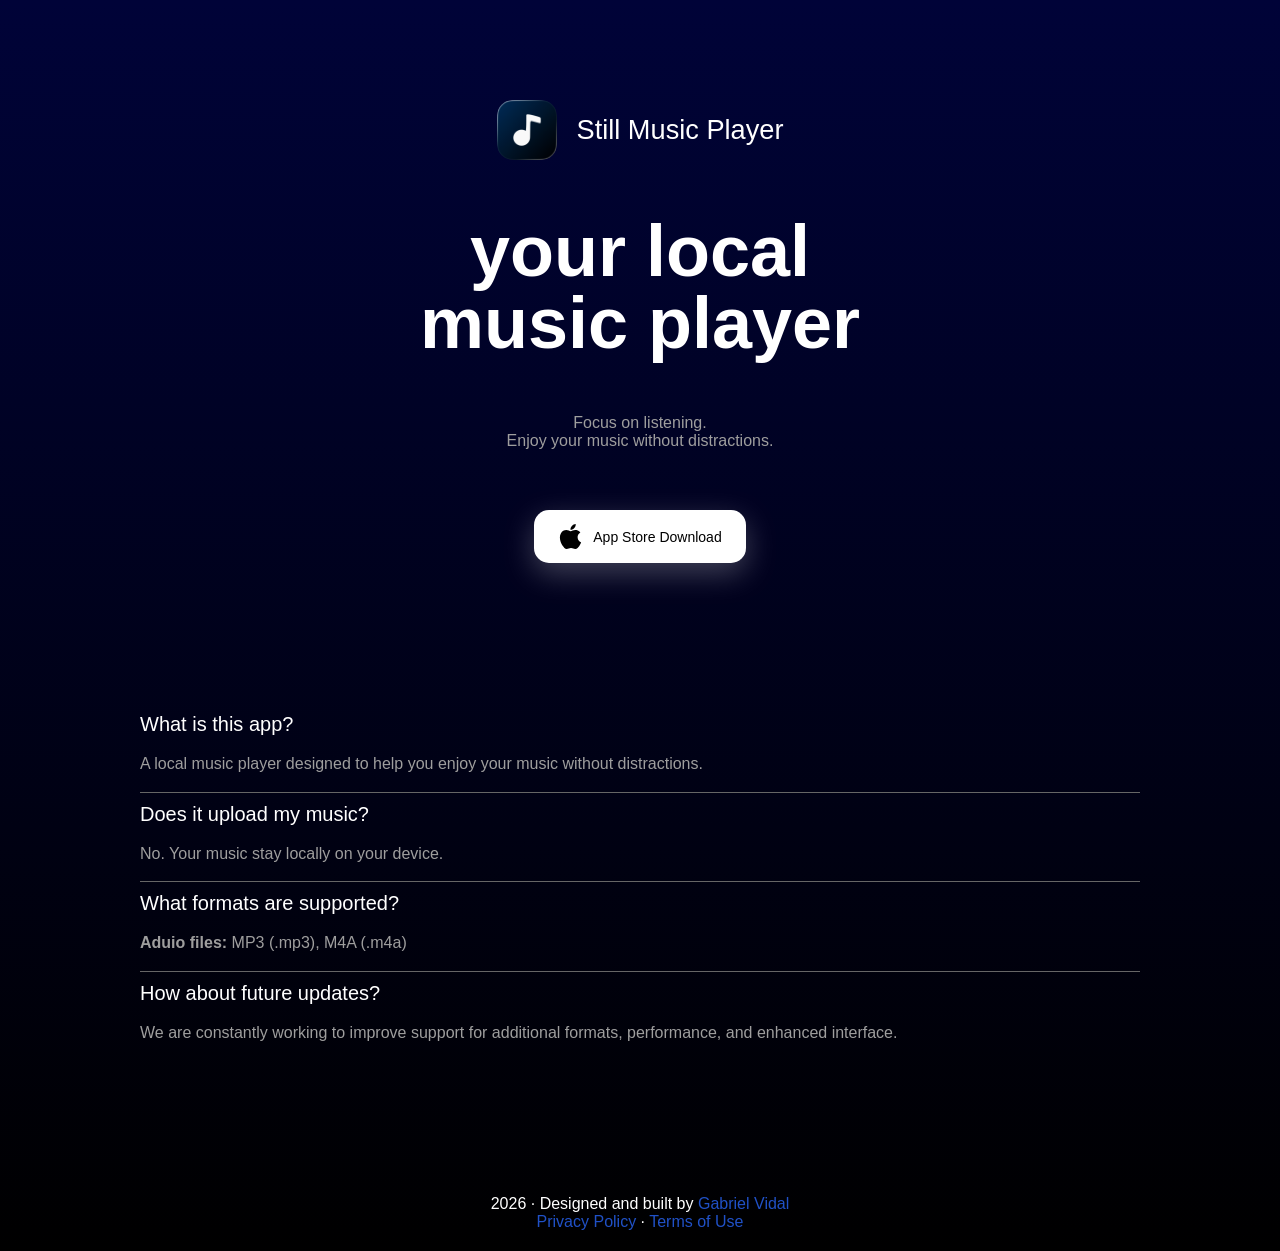
<file: index.html>
<!DOCTYPE html>
<html lang="en">
<head>
	<meta charset="UTF-8">
	<meta name="viewport" content="width=device-width, initial-scale=1.0">
	<title>Still Music Player</title>
	<link rel="icon" type="image/png" href="images/favicon.png" />
	<link rel="stylesheet" href="css/style.css">
</head>
<body>
    <div class="wrapper">
        <div class="con-main">
            <div class="con-hero">
                <div class="app-name">
                    <img class="img-logo" src="images/app_logo.png" alt="Logo">
                    <h2>Still Music Player</h2>
                </div>

                <h1>your local</h1>
                <h1>music player</h1>

                <div class="con-desc">
                    <p>Focus on listening.<br>
                       Enjoy your music without distractions.
                    </p>
                </div>

                <div class="con-btn">
                    <a class="btn-download" href="https://apps.apple.com/app/id6801563132" target="_blank">
                        <img class="apple-logo" src="images/apple_logo.svg" alt="Logo">
                        App Store Download
                    </a>
                </div>
            </div>

            <!--
            <div class="con-img">
                <img class="img-app" src="images/sample.png" alt="APP SAMPLE">
            </div>
            -->


            <div class="con-faq">
                <h2>What is this app?</h2>
                    <p>A local music player designed to help you enjoy your music without distractions.</p>
                    <hr>
                <h2>Does it upload my music?</h2>
                    <p>No. Your music stay locally on your device.</p>

                    <hr>
                <h2>What formats are supported?</h2>
                    <p><strong>Aduio files:</strong> MP3 (.mp3), M4A (.m4a)</p>
                    <hr>
                <h2>How about future updates?</h2>
                    <p>We are constantly working to improve support for additional formats, performance, and enhanced interface.</p>

            </div>

            <footer>
                2026 · Designed and built by <a href="https://www.gabdkvl.online" target="_blank">Gabriel Vidal</a>
                <br> <a href="pages/privacy_policy.html" target="_blank">Privacy Policy</a>
                · <a href="https://www.apple.com/legal/internet-services/itunes/dev/stdeula/" target="_blank">Terms of Use</a>
            </footer>
        </div>
    </div>
</body>
</html>
</file>
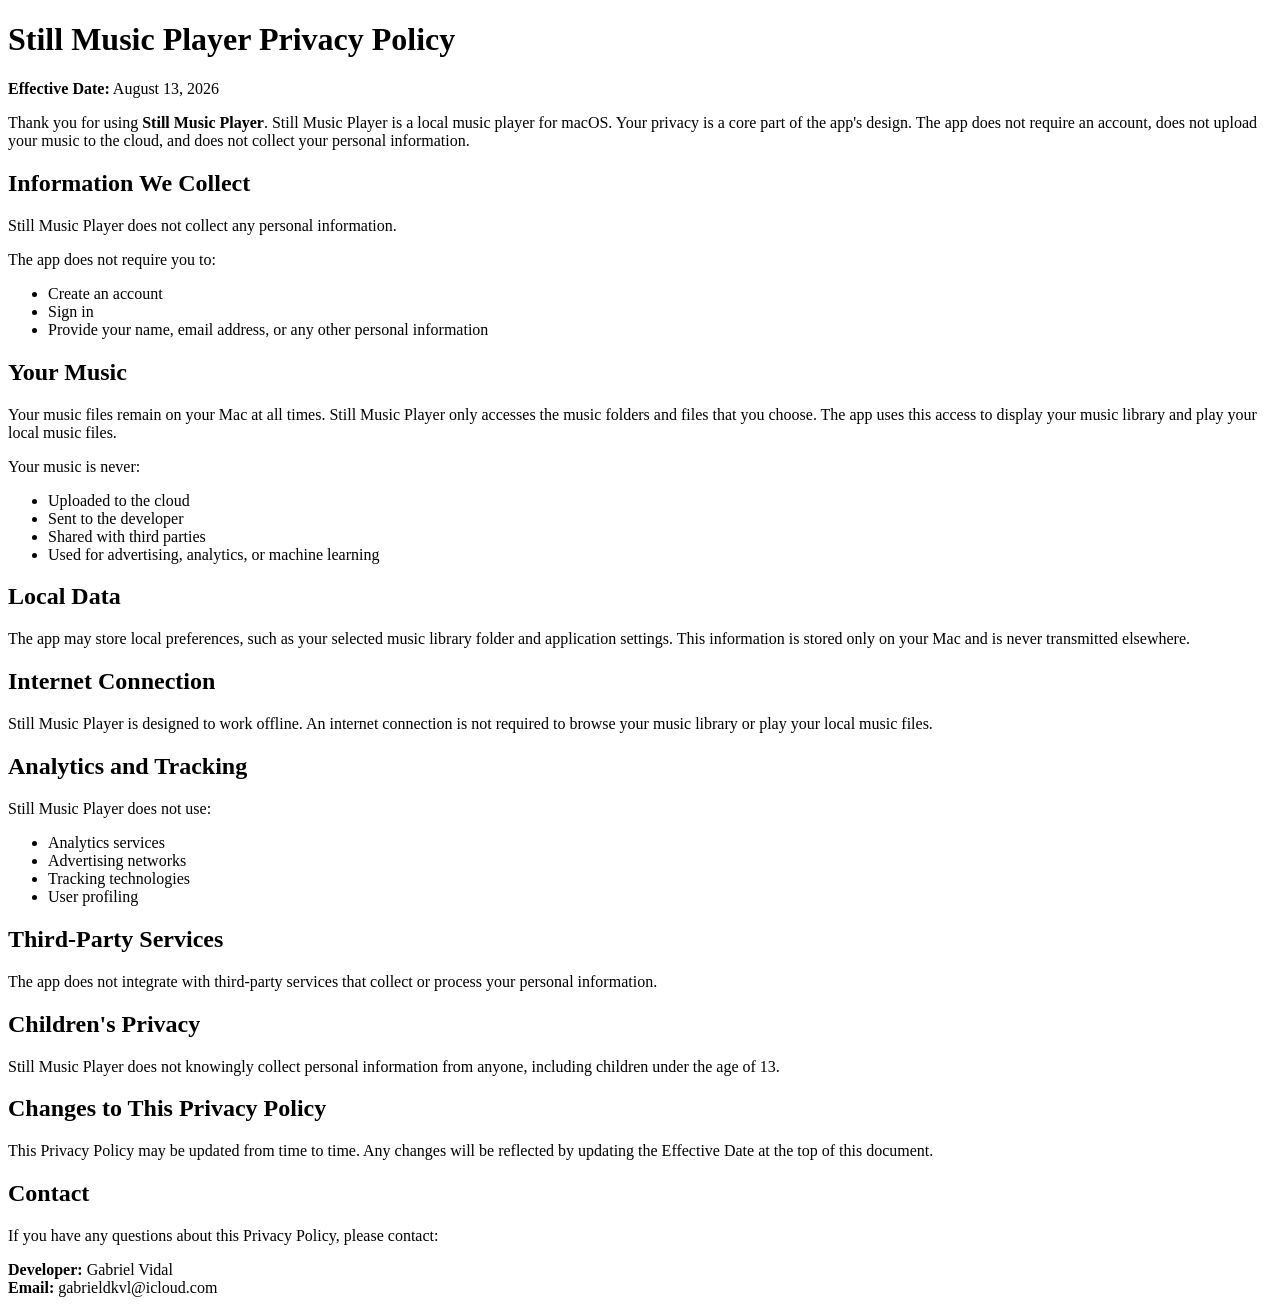
<file: pages/privacy_policy.html>
<!DOCTYPE html>
<html lang="en">
<head>
	<meta charset="UTF-8">
	<meta name="viewport" content="width=device-width, initial-scale=1.0">
	<title>Still Music Player Privacy Policy</title>
	<link rel="icon" type="image/png" href="../images/favicon.png" />
</head>
<body>
    <h1>Still Music Player Privacy Policy</h1>

    <p><strong>Effective Date:</strong> August 13, 2026</p>

    <p>
        Thank you for using <strong>Still Music Player</strong>.
        Still Music Player is a local music player for macOS.
        Your privacy is a core part of the app's design. The app does not require
        an account, does not upload your music to the cloud, and does not collect
        your personal information.
    </p>

    <h2>Information We Collect</h2>

    <p>Still Music Player does not collect any personal information.</p>

    <p>The app does not require you to:</p>

    <ul>
        <li>Create an account</li>
        <li>Sign in</li>
        <li>Provide your name, email address, or any other personal information</li>
    </ul>

    <h2>Your Music</h2>

    <p>
        Your music files remain on your Mac at all times. Still Music Player only
        accesses the music folders and files that you choose. The app uses this
        access to display your music library and play your local music files.
    </p>

    <p>Your music is never:</p>

    <ul>
        <li>Uploaded to the cloud</li>
        <li>Sent to the developer</li>
        <li>Shared with third parties</li>
        <li>Used for advertising, analytics, or machine learning</li>
    </ul>

    <h2>Local Data</h2>

    <p>
        The app may store local preferences, such as your selected music library
        folder and application settings. This information is stored only on your
        Mac and is never transmitted elsewhere.
    </p>

    <h2>Internet Connection</h2>

    <p>
        Still Music Player is designed to work offline. An internet connection
        is not required to browse your music library or play your local music files.
    </p>

    <h2>Analytics and Tracking</h2>

    <p>Still Music Player does not use:</p>

    <ul>
        <li>Analytics services</li>
        <li>Advertising networks</li>
        <li>Tracking technologies</li>
        <li>User profiling</li>
    </ul>

    <h2>Third-Party Services</h2>

    <p>
        The app does not integrate with third-party services that collect or
        process your personal information.
    </p>

    <h2>Children's Privacy</h2>

    <p>
        Still Music Player does not knowingly collect personal information from
        anyone, including children under the age of 13.
    </p>

    <h2>Changes to This Privacy Policy</h2>

    <p>
        This Privacy Policy may be updated from time to time. Any changes will
        be reflected by updating the Effective Date at the top of this document.
    </p>

    <h2>Contact</h2>

    <p>
        If you have any questions about this Privacy Policy, please contact:
    </p>

    <p>
        <strong>Developer:</strong> Gabriel Vidal<br>
        <strong>Email:</strong> gabrieldkvl@icloud.com
    </p>
</body>
</html>
</file>
<file: css/style.css>
@import url('https://fonts.googleapis.com/css2?family=Cormorant+Garamond:ital,wght@0,300..700;1,300..700&display=swap');

* {
    margin: 0;
    padding: 0;
    box-sizing: border-box;
}

body {
    color: #fff;
    min-height: 100vh;
    font-family: -apple-system, BlinkMacSystemFont, "SF Pro Display", "SF Pro Text", "Helvetica Neue", Arial, sans-serif;
    background: #000338;
    background: linear-gradient(180deg, rgba(0, 3, 56, 1) 0%, rgba(0, 0, 0, 1) 100%);
}

a {
    text-decoration: none;
    color: #2051C7;
}

h2 {
    font-weight: 400;
    font-size: 20px;
}

.wrapper {
    display: flex;
    flex-direction: column;
    justify-content: center;
    align-items: center;
}

.con-main {
    width: 1000px;
    margin-top: 100px;
}

.app-name {
    margin-bottom: 50px;
    display: flex;
    gap: 20px;
    justify-content: center;
    align-items: center;
}

.img-logo {
    width: 60px;
    border-radius: 15px;
}

.con-hero {
    text-align: center;
}

.con-hero h1 {
    margin-bottom: -10px;
    font-size: 4.5rem;
    font-weight: 700;
}

.app-name h2 {
    font-size: 1.7rem;
    font-weight: 400;
}

.con-desc p {
    color: #9E9E9E;
}

.con-btn, .con-desc {
    margin-top: 60px;
}

.btn-download {
    font-size: 14px;
    display: inline-flex;
    align-items: center;
    gap: 10px;
    padding: 14px 24px;
    border-radius: 15px;
    background: #fff;
    color: #000;
    box-shadow:
        0 10px 30px rgba(255, 255, 255, 0.25);
    transition: transform 0.2s ease, box-shadow 0.2s ease;
}

.btn-download:hover {
    transform: translateY(-4px);
    box-shadow:
        0 15px 40px rgba(255, 255, 255, 0.35);
}

.apple-logo {
    width: 25px;
}

.con-faq {
    margin: 150px auto;
}

details {
    padding: 20px;
    margin-bottom: 12px;
    cursor: pointer;
    transition: 0.3s ease;
}

.con-faq p {
    margin: 15px 0 15px 0;
    color: #9E9E9E;
    line-height: 1.6;
}

hr {
    border: none;
    border-top: 1px solid #666;;
    margin-bottom: 10px;
}

footer {
    text-align: center;
    margin: 100px 0px 20px 0;
}

@media screen and (max-width: 480px) {
    .con-main {
        width: 90%;
    }

    .con-hero h1 {
        font-size: 2.8rem;
    }

    .app-name h2 {
        font-size: 1.2rem;
    }

    .con-img {
        padding: 30px;
    }

    .img-app {
        border-radius: 10px;
    }

    summary {
        font-size: 1.2rem;
    }
}
</file>
